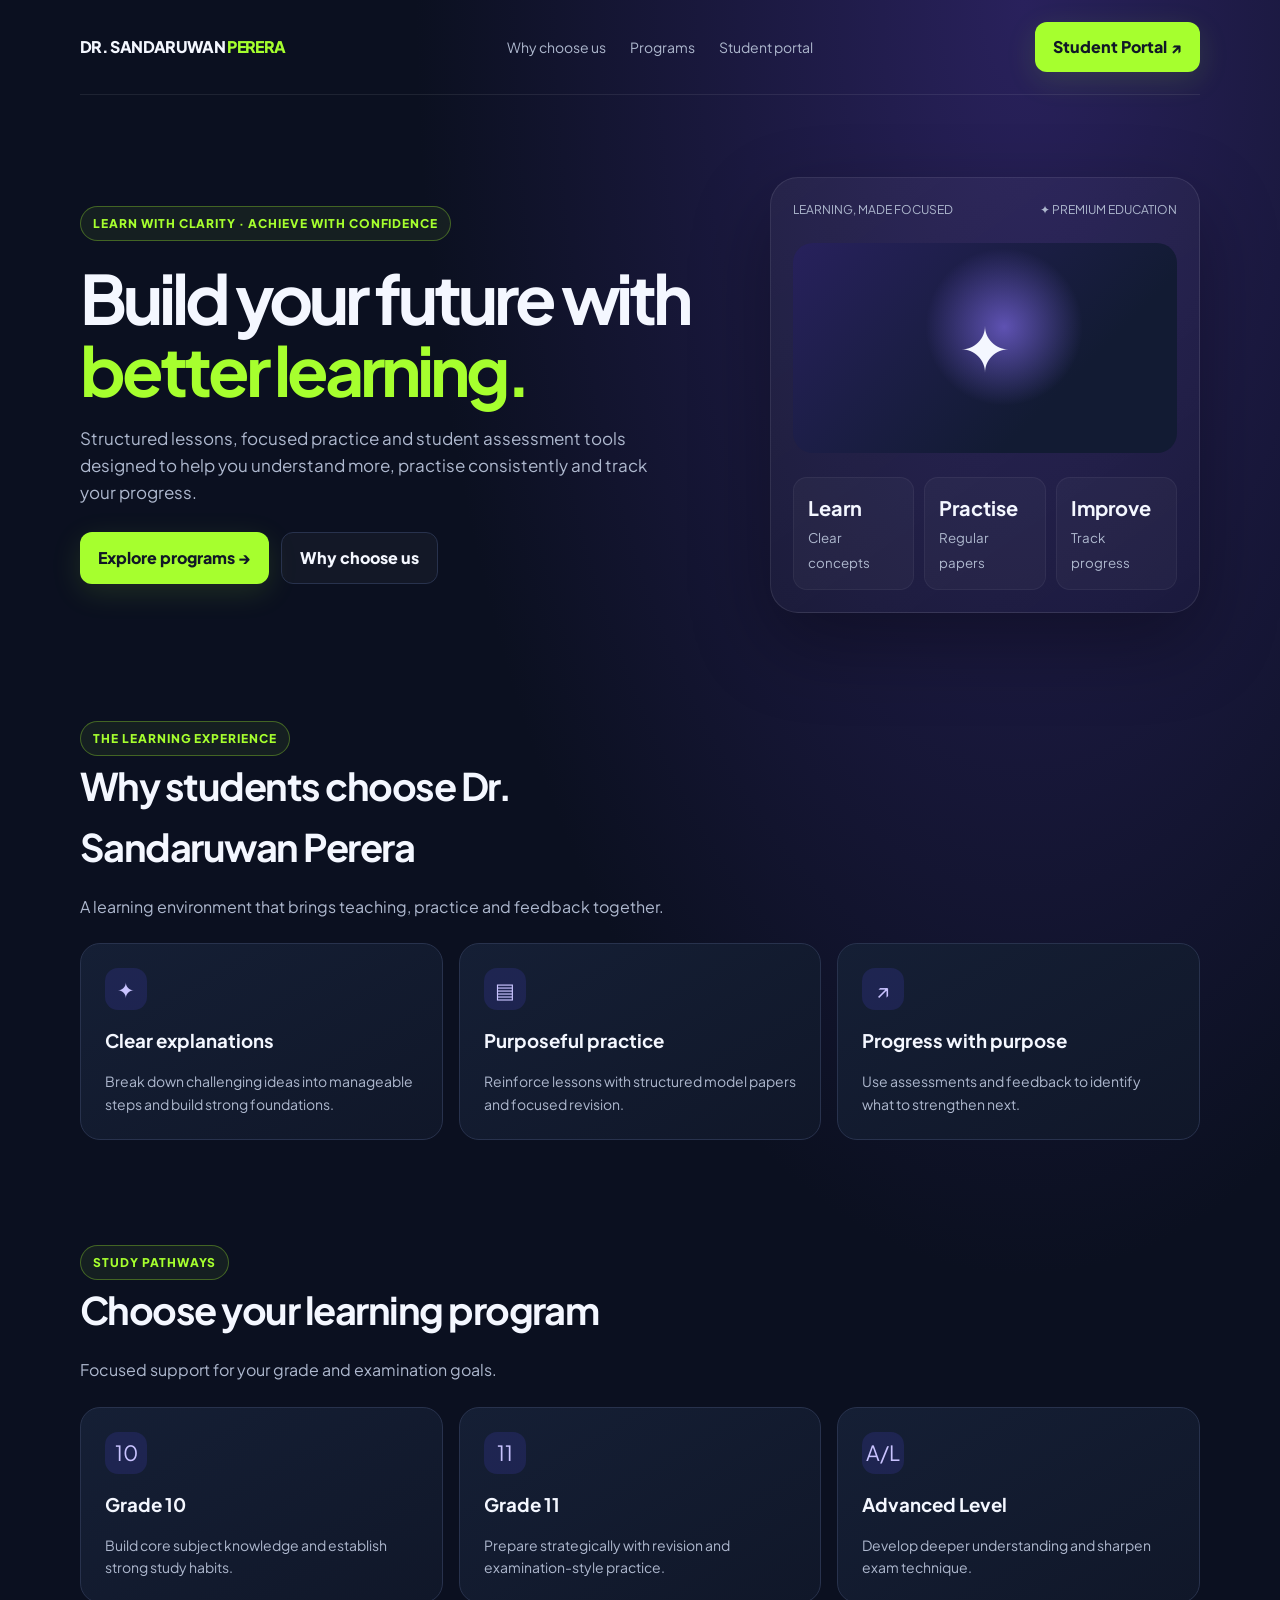
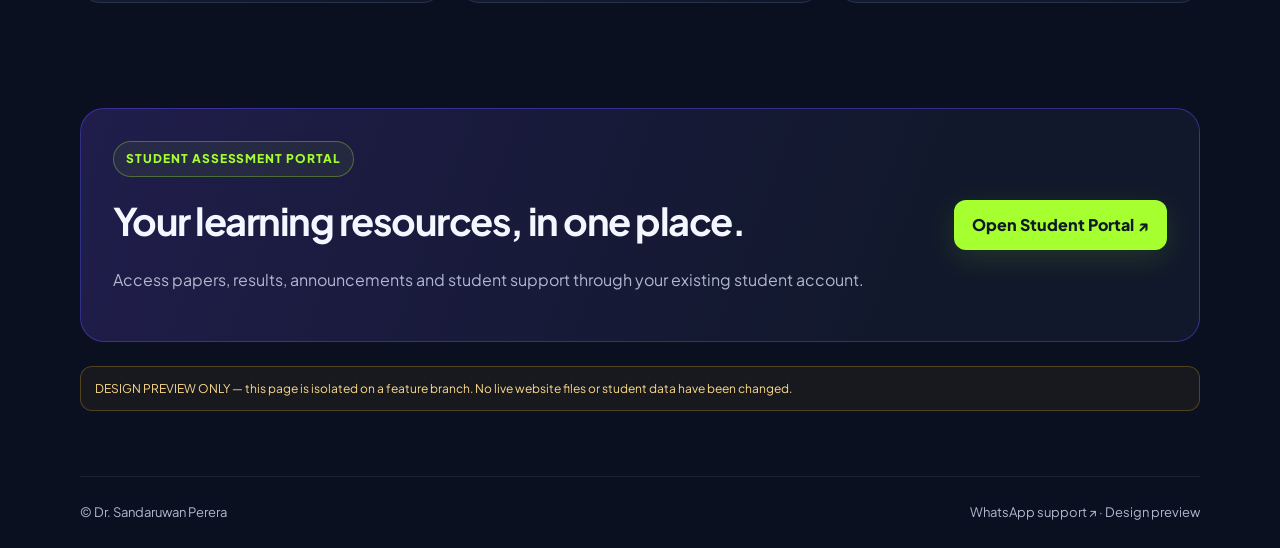
<file: design-preview/index.html>
<!doctype html>
<html lang="en">
<head>
<meta charset="utf-8"><meta name="viewport" content="width=device-width,initial-scale=1">
<title>Dr. Sandaruwan Perera — Website Redesign Preview</title>
<meta name="description" content="Design preview for Dr. Sandaruwan Perera's education website.">
<link rel="preconnect" href="https://fonts.googleapis.com"><link href="https://fonts.googleapis.com/css2?family=Plus+Jakarta+Sans:wght@400;500;600;700;800&display=swap" rel="stylesheet">
<style>
:root{color-scheme:dark;--bg:#0b1020;--panel:#11182b;--panel2:#151f35;--purple:#5b4bff;--violet:#7c3aed;--lime:#a6ff2e;--white:#f4f7ff;--muted:#aeb8ce;--line:#28324d}*{box-sizing:border-box}body{margin:0;background:radial-gradient(ellipse at 80% 0%,#29215c 0,transparent 42%),var(--bg);color:var(--white);font-family:'Plus Jakarta Sans',sans-serif;line-height:1.6}a{color:inherit;text-decoration:none}.wrap{width:min(1120px,calc(100% - 40px));margin:auto}.nav{display:flex;align-items:center;justify-content:space-between;padding:22px 0;border-bottom:1px solid #ffffff14}.brand{font-weight:800;letter-spacing:-.04em}.brand span{color:var(--lime)}.links{display:flex;gap:24px;color:var(--muted);font-size:14px}.btn{display:inline-flex;align-items:center;justify-content:center;border-radius:12px;padding:12px 18px;font-weight:800;background:var(--lime);color:#111827;box-shadow:0 8px 30px #a6ff2e20}.btn.alt{background:#ffffff08;color:var(--white);border:1px solid var(--line);box-shadow:none}.hero{padding:82px 0 68px;display:grid;grid-template-columns:1.2fr .8fr;gap:45px;align-items:center}.eyebrow{display:inline-flex;border:1px solid #a6ff2e50;background:#a6ff2e10;color:var(--lime);border-radius:100px;padding:7px 12px;font-size:12px;font-weight:800;letter-spacing:.08em;text-transform:uppercase}h1{font-size:clamp(38px,6vw,68px);line-height:1.06;letter-spacing:-.06em;margin:20px 0}h1 em{font-style:normal;color:var(--lime)}p{color:var(--muted)}.hero p{font-size:17px;max-width:590px}.actions{display:flex;gap:12px;flex-wrap:wrap;margin-top:26px}.visual{padding:22px;border:1px solid #ffffff18;border-radius:28px;background:linear-gradient(145deg,#ffffff0c,#ffffff03);box-shadow:0 30px 80px #0005}.visual-top{display:flex;justify-content:space-between;align-items:center;color:var(--muted);font-size:12px}.orb{height:210px;margin:24px 0;border-radius:20px;background:radial-gradient(circle at 55% 40%,#8d75ff99,transparent 32%),linear-gradient(135deg,#27215c,#121b33 70%);display:grid;place-items:center;font-size:62px}.statrow{display:grid;grid-template-columns:repeat(3,1fr);gap:10px}.stat{background:#ffffff08;border:1px solid #ffffff0d;border-radius:14px;padding:14px}.stat b{display:block;font-size:20px}.stat small{color:var(--muted)}section{padding:40px 0 65px}.section-head{max-width:650px;margin-bottom:24px}h2{font-size:clamp(26px,4vw,38px);letter-spacing:-.04em;margin:0 0 10px}.cards{display:grid;grid-template-columns:repeat(3,1fr);gap:16px}.card{padding:24px;border-radius:20px;border:1px solid var(--line);background:linear-gradient(150deg,#151f35,#101729);transition:transform .2s,border-color .2s}.card:hover{transform:translateY(-4px);border-color:#5b4bff}.icon{height:42px;width:42px;display:grid;place-items:center;border-radius:13px;background:#5b4bff25;color:#c9c3ff;font-size:21px}.card h3{margin:16px 0 4px}.card p{font-size:14px;margin-bottom:0}.portal{display:grid;grid-template-columns:1fr auto;align-items:center;gap:25px;padding:32px;border:1px solid #5b4bff70;border-radius:24px;background:linear-gradient(110deg,#201d4b,#11182b 75%)}footer{border-top:1px solid #ffffff14;padding:25px 0;color:var(--muted);font-size:13px}.notice{margin-top:24px;padding:12px 14px;border:1px solid #fbbf2440;border-radius:12px;background:#fbbf240d;color:#fcd98a;font-size:12px}@media(max-width:760px){.links{display:none}.hero{grid-template-columns:1fr;padding-top:55px}.visual{max-width:520px}.cards{grid-template-columns:1fr}.portal{grid-template-columns:1fr}.statrow{grid-template-columns:repeat(3,1fr)}}
</style></head>
<body><div class="wrap">
<nav class="nav"><a class="brand" href="#">DR. SANDARUWAN <span>PERERA</span></a><div class="links"><a href="#why">Why choose us</a><a href="#programs">Programs</a><a href="#portal">Student portal</a></div><a class="btn" href="#portal">Student Portal ↗</a></nav>
<main><div class="hero"><div><span class="eyebrow">Learn with clarity · Achieve with confidence</span><h1>Build your future with <em>better learning.</em></h1><p>Structured lessons, focused practice and student assessment tools designed to help you understand more, practise consistently and track your progress.</p><div class="actions"><a class="btn" href="#programs">Explore programs →</a><a class="btn alt" href="#why">Why choose us</a></div></div><div class="visual"><div class="visual-top"><span>LEARNING, MADE FOCUSED</span><span>✦ PREMIUM EDUCATION</span></div><div class="orb">✦</div><div class="statrow"><div class="stat"><b>Learn</b><small>Clear concepts</small></div><div class="stat"><b>Practise</b><small>Regular papers</small></div><div class="stat"><b>Improve</b><small>Track progress</small></div></div></div></div>
<section id="why"><div class="section-head"><span class="eyebrow">The learning experience</span><h2>Why students choose Dr. Sandaruwan Perera</h2><p>A learning environment that brings teaching, practice and feedback together.</p></div><div class="cards"><article class="card"><div class="icon">✦</div><h3>Clear explanations</h3><p>Break down challenging ideas into manageable steps and build strong foundations.</p></article><article class="card"><div class="icon">▤</div><h3>Purposeful practice</h3><p>Reinforce lessons with structured model papers and focused revision.</p></article><article class="card"><div class="icon">↗</div><h3>Progress with purpose</h3><p>Use assessments and feedback to identify what to strengthen next.</p></article></div></section>
<section id="programs"><div class="section-head"><span class="eyebrow">Study pathways</span><h2>Choose your learning program</h2><p>Focused support for your grade and examination goals.</p></div><div class="cards"><article class="card"><div class="icon">10</div><h3>Grade 10</h3><p>Build core subject knowledge and establish strong study habits.</p></article><article class="card"><div class="icon">11</div><h3>Grade 11</h3><p>Prepare strategically with revision and examination-style practice.</p></article><article class="card"><div class="icon">A/L</div><h3>Advanced Level</h3><p>Develop deeper understanding and sharpen exam technique.</p></article></div></section>
<section id="portal"><div class="portal"><div><span class="eyebrow">Student Assessment Portal</span><h2 style="margin-top:14px">Your learning resources, in one place.</h2><p>Access papers, results, announcements and student support through your existing student account.</p></div><a class="btn" href="https://drsandaruwanperera.lk/studentportal/">Open Student Portal ↗</a></div><div class="notice">DESIGN PREVIEW ONLY — this page is isolated on a feature branch. No live website files or student data have been changed.</div></section></main>
<footer><div style="display:flex;justify-content:space-between;gap:15px;flex-wrap:wrap"><span>© Dr. Sandaruwan Perera</span><span><a href="https://wa.me/94777771498">WhatsApp support ↗</a> · Design preview</span></div></footer></div></body></html>
</file>
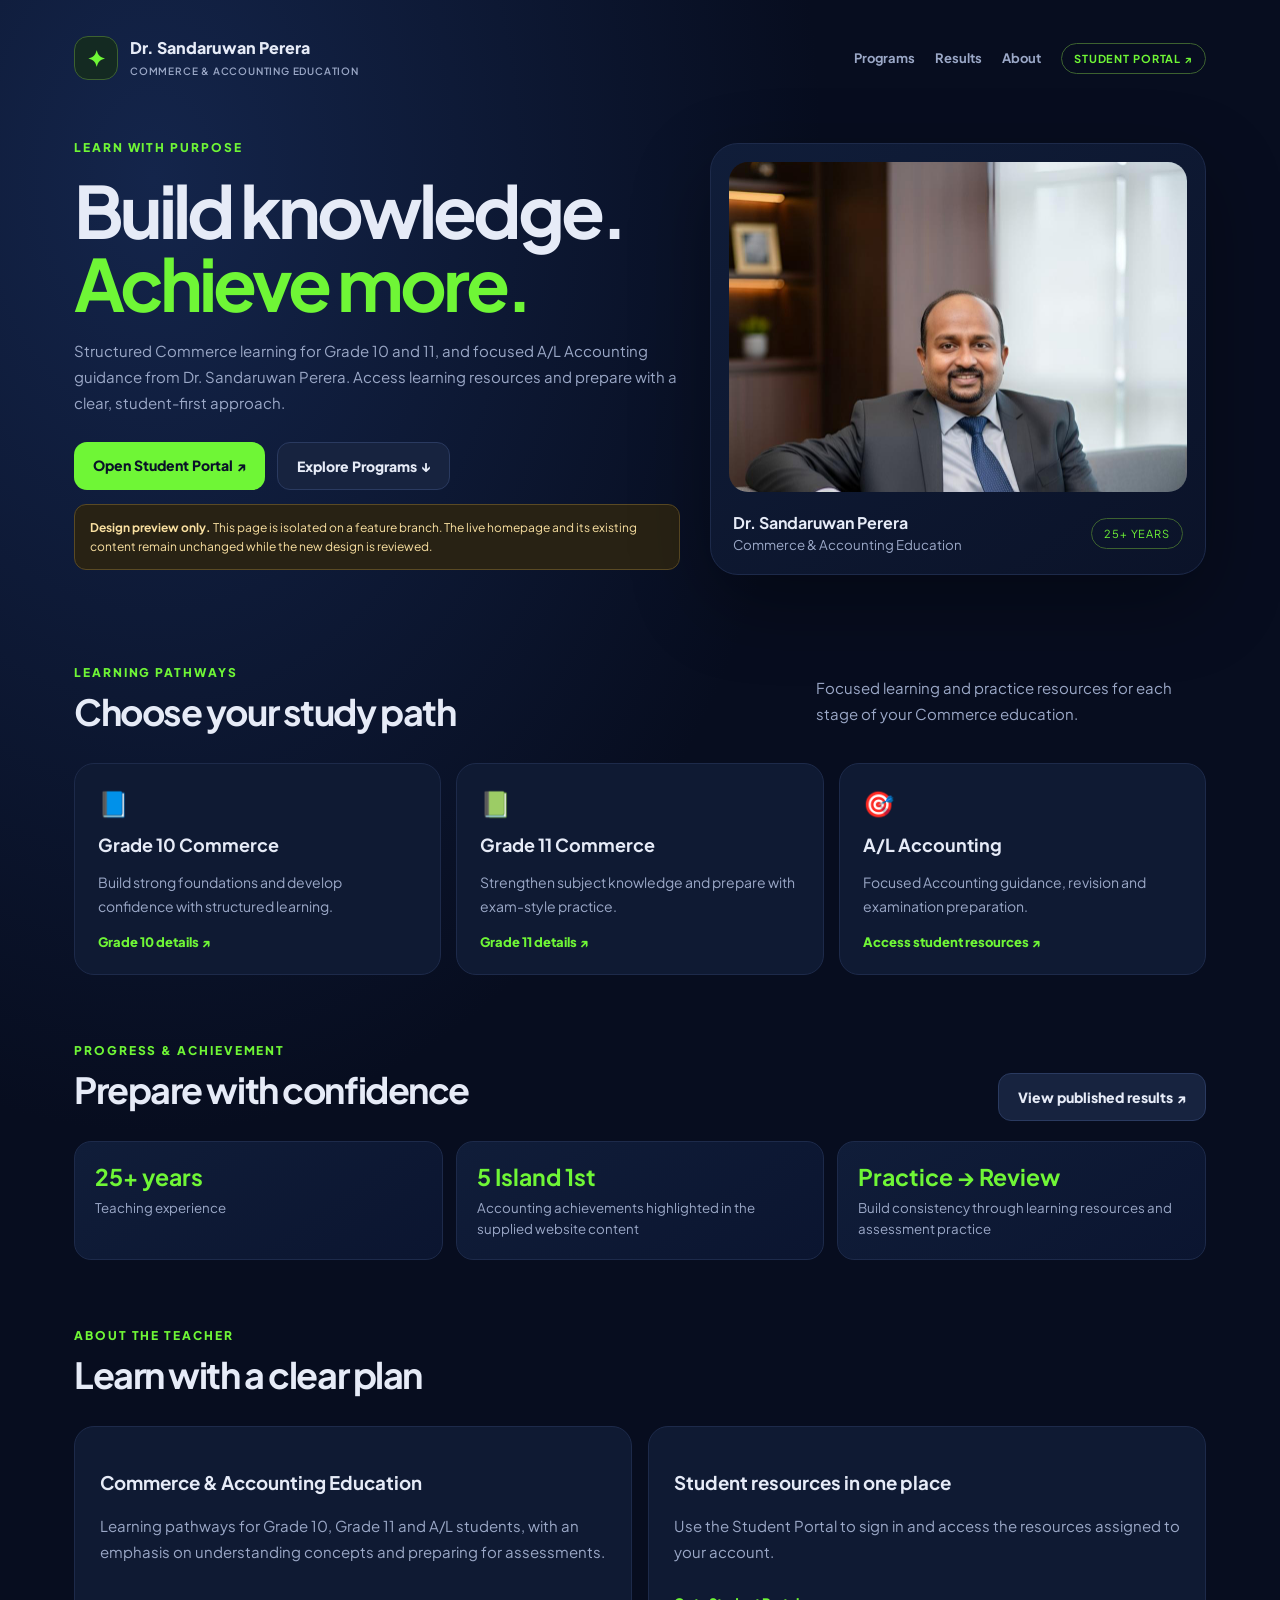
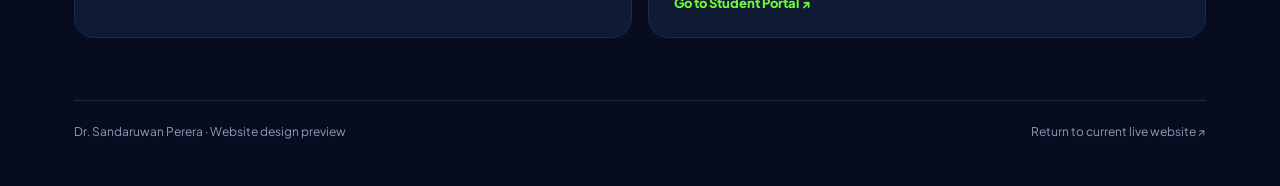
<file: zip-preview/index.html>
<!doctype html>
<html lang="en"><head><meta charset="utf-8"><meta name="viewport" content="width=device-width,initial-scale=1"><meta name="color-scheme" content="dark"><meta name="theme-color" content="#070d1f"><title>Dr. Sandaruwan Perera | Website Design Preview</title><meta name="description" content="Design preview for Dr. Sandaruwan Perera's Commerce and Accounting education website."><link rel="preconnect" href="https://fonts.googleapis.com"><link rel="preconnect" href="https://fonts.gstatic.com" crossorigin><link href="https://fonts.googleapis.com/css2?family=Plus+Jakarta+Sans:wght@400;500;600;700;800&display=swap" rel="stylesheet">
<style>
:root{--bg:#070d1f;--panel:#0f1a33;--line:#1d2a4a;--muted:#9ba8c7;--text:#e6ebf7;--a:#6ff636}*{box-sizing:border-box}html{scroll-behavior:smooth}body{margin:0;background:radial-gradient(ellipse at 12% 10%,#14254b,transparent 42%),var(--bg);font-family:'Plus Jakarta Sans',sans-serif;color:var(--text)}a{color:inherit;text-decoration:none}a:hover{opacity:.88}.wrap{max-width:1180px;margin:auto;padding:24px}.nav{display:flex;justify-content:space-between;align-items:center;gap:16px;padding:12px 0 24px;flex-wrap:wrap}.brand{display:flex;align-items:center;gap:12px;font-weight:800}.mark{width:44px;height:44px;border:1px solid #3d6230;background:#142a22;border-radius:14px;display:grid;place-items:center;color:var(--a);font-size:22px}.navlinks{display:flex;gap:20px;align-items:center;flex-wrap:wrap;color:var(--muted);font-size:13px;font-weight:700}.pill{font-size:11px;color:var(--a);border:1px solid #3d6230;border-radius:99px;padding:8px 12px;letter-spacing:.08em}.hero{display:grid;grid-template-columns:1.1fr .9fr;gap:30px;align-items:center;padding:36px 0 48px}.eyebrow{color:var(--a);font-size:12px;font-weight:800;letter-spacing:.16em}h1{font-size:clamp(42px,6.5vw,72px);letter-spacing:-.055em;line-height:1.02;margin:18px 0}h1 span{color:var(--a)}p{color:var(--muted);line-height:1.75;font-size:15px}.actions{display:flex;gap:12px;flex-wrap:wrap;margin-top:25px}.btn{display:inline-block;background:var(--a);color:#0a1228;padding:14px 19px;border-radius:13px;font-weight:800;font-size:14px}.btn.alt{background:#17233f;color:var(--text);border:1px solid #2a3a60}.portrait{border:1px solid var(--line);background:linear-gradient(145deg,#101d39,#0b1329);border-radius:28px;padding:18px;box-shadow:0 28px 80px #0005}.portrait img{width:100%;height:330px;object-fit:cover;object-position:center 25%;border-radius:19px;background:#14213c}.caption{display:flex;justify-content:space-between;align-items:center;gap:12px;padding:16px 4px 2px}.caption small{color:var(--muted)}.caption strong{display:block;font-size:16px}.section{padding:34px 0;scroll-margin-top:20px}.section-head{display:flex;justify-content:space-between;align-items:end;gap:20px;margin-bottom:20px;flex-wrap:wrap}h2{font-size:clamp(27px,4vw,36px);letter-spacing:-.04em;margin:9px 0}.cards{display:grid;grid-template-columns:repeat(3,minmax(0,1fr));gap:15px}.card{background:var(--panel);border:1px solid var(--line);border-radius:20px;padding:23px}.card .icon{font-size:25px;margin-bottom:14px}.card h3{margin:0 0 8px;font-size:18px}.card p{font-size:14px;margin-bottom:0}.card-link{display:inline-block;margin-top:15px;color:var(--a);font-size:13px;font-weight:800}.stats{display:grid;grid-template-columns:repeat(3,minmax(0,1fr));gap:13px}.stat{background:linear-gradient(145deg,#101d39,#0b1530);border:1px solid var(--line);border-radius:17px;padding:20px}.stat b{display:block;font-size:23px;color:var(--a);margin-bottom:5px}.stat small{color:var(--muted);line-height:1.5}.about{display:grid;grid-template-columns:1fr 1fr;gap:16px}.aboutbox{background:var(--panel);border:1px solid var(--line);border-radius:20px;padding:25px}.notice{border:1px solid #5a4a24;background:#282214;color:#f8dfa0;padding:13px 15px;border-radius:12px;font-size:12px;line-height:1.6;margin:14px 0 8px}.foot{border-top:1px solid var(--line);padding:23px 0;color:#8e9bba;font-size:12px;display:flex;justify-content:space-between;gap:12px;flex-wrap:wrap;margin-top:28px}@media(max-width:760px){.wrap{padding:16px}.hero{grid-template-columns:1fr;padding:20px 0 30px}.portrait img{height:280px}.cards{grid-template-columns:1fr}.stats{grid-template-columns:1fr}.about{grid-template-columns:1fr}.navlinks{gap:12px}h1{font-size:45px}}
</style></head><body><main class="wrap">
<header class="nav"><a class="brand" href="#home"><span class="mark" aria-hidden="true">✦</span><span>Dr. Sandaruwan Perera<br><small style="font-size:10px;color:var(--muted);font-weight:600;letter-spacing:.08em">COMMERCE & ACCOUNTING EDUCATION</small></span></a><nav class="navlinks"><a href="#programs">Programs</a><a href="#results">Results</a><a href="#about">About</a><a class="pill" href="https://drsandaruwanperera.lk/studentportal/">STUDENT PORTAL ↗</a></nav></header>
<section class="hero" id="home"><div><div class="eyebrow">LEARN WITH PURPOSE</div><h1>Build knowledge.<br><span>Achieve more.</span></h1><p>Structured Commerce learning for Grade 10 and 11, and focused A/L Accounting guidance from Dr. Sandaruwan Perera. Access learning resources and prepare with a clear, student-first approach.</p><div class="actions"><a class="btn" href="https://drsandaruwanperera.lk/studentportal/">Open Student Portal ↗</a><a class="btn alt" href="#programs">Explore Programs ↓</a></div><div class="notice"><strong>Design preview only.</strong> This page is isolated on a feature branch. The live homepage and its existing content remain unchanged while the new design is reviewed.</div></div><div class="portrait"><img src="../assets/sir-photo.png" alt="Dr. Sandaruwan Perera" loading="lazy"><div class="caption"><div><strong>Dr. Sandaruwan Perera</strong><small>Commerce & Accounting Education</small></div><span class="pill">25+ YEARS</span></div></div></section>
<section class="section" id="programs"><div class="section-head"><div><div class="eyebrow">LEARNING PATHWAYS</div><h2>Choose your study path</h2></div><p style="max-width:390px">Focused learning and practice resources for each stage of your Commerce education.</p></div><div class="cards"><article class="card"><div class="icon">📘</div><h3>Grade 10 Commerce</h3><p>Build strong foundations and develop confidence with structured learning.</p><a class="card-link" href="https://wa.me/94777771498?text=Hello%20Dr.%20Sandaruwan%2C%20I%20would%20like%20Grade%2010%20Commerce%20details.">Grade 10 details ↗</a></article><article class="card"><div class="icon">📗</div><h3>Grade 11 Commerce</h3><p>Strengthen subject knowledge and prepare with exam-style practice.</p><a class="card-link" href="https://wa.me/94777771498?text=Hello%20Dr.%20Sandaruwan%2C%20I%20would%20like%20Grade%2011%20Commerce%20details.">Grade 11 details ↗</a></article><article class="card"><div class="icon">🎯</div><h3>A/L Accounting</h3><p>Focused Accounting guidance, revision and examination preparation.</p><a class="card-link" href="https://drsandaruwanperera.lk/studentportal/">Access student resources ↗</a></article></div></section>
<section class="section" id="results"><div class="section-head"><div><div class="eyebrow">PROGRESS & ACHIEVEMENT</div><h2>Prepare with confidence</h2></div><a class="btn alt" href="https://drsandaruwanperera.lk/results-2025.html?v=20260924">View published results ↗</a></div><div class="stats"><div class="stat"><b>25+ years</b><small>Teaching experience</small></div><div class="stat"><b>5 Island 1st</b><small>Accounting achievements highlighted in the supplied website content</small></div><div class="stat"><b>Practice → Review</b><small>Build consistency through learning resources and assessment practice</small></div></div></section>
<section class="section" id="about"><div class="section-head"><div><div class="eyebrow">ABOUT THE TEACHER</div><h2>Learn with a clear plan</h2></div></div><div class="about"><article class="aboutbox"><h3>Commerce & Accounting Education</h3><p>Learning pathways for Grade 10, Grade 11 and A/L students, with an emphasis on understanding concepts and preparing for assessments.</p></article><article class="aboutbox"><h3>Student resources in one place</h3><p>Use the Student Portal to sign in and access the resources assigned to your account.</p><a class="card-link" href="https://drsandaruwanperera.lk/studentportal/">Go to Student Portal ↗</a></article></div></section>
<footer class="foot"><span>Dr. Sandaruwan Perera · Website design preview</span><a href="https://drsandaruwanperera.lk/">Return to current live website ↗</a></footer></main></body></html>
</file>
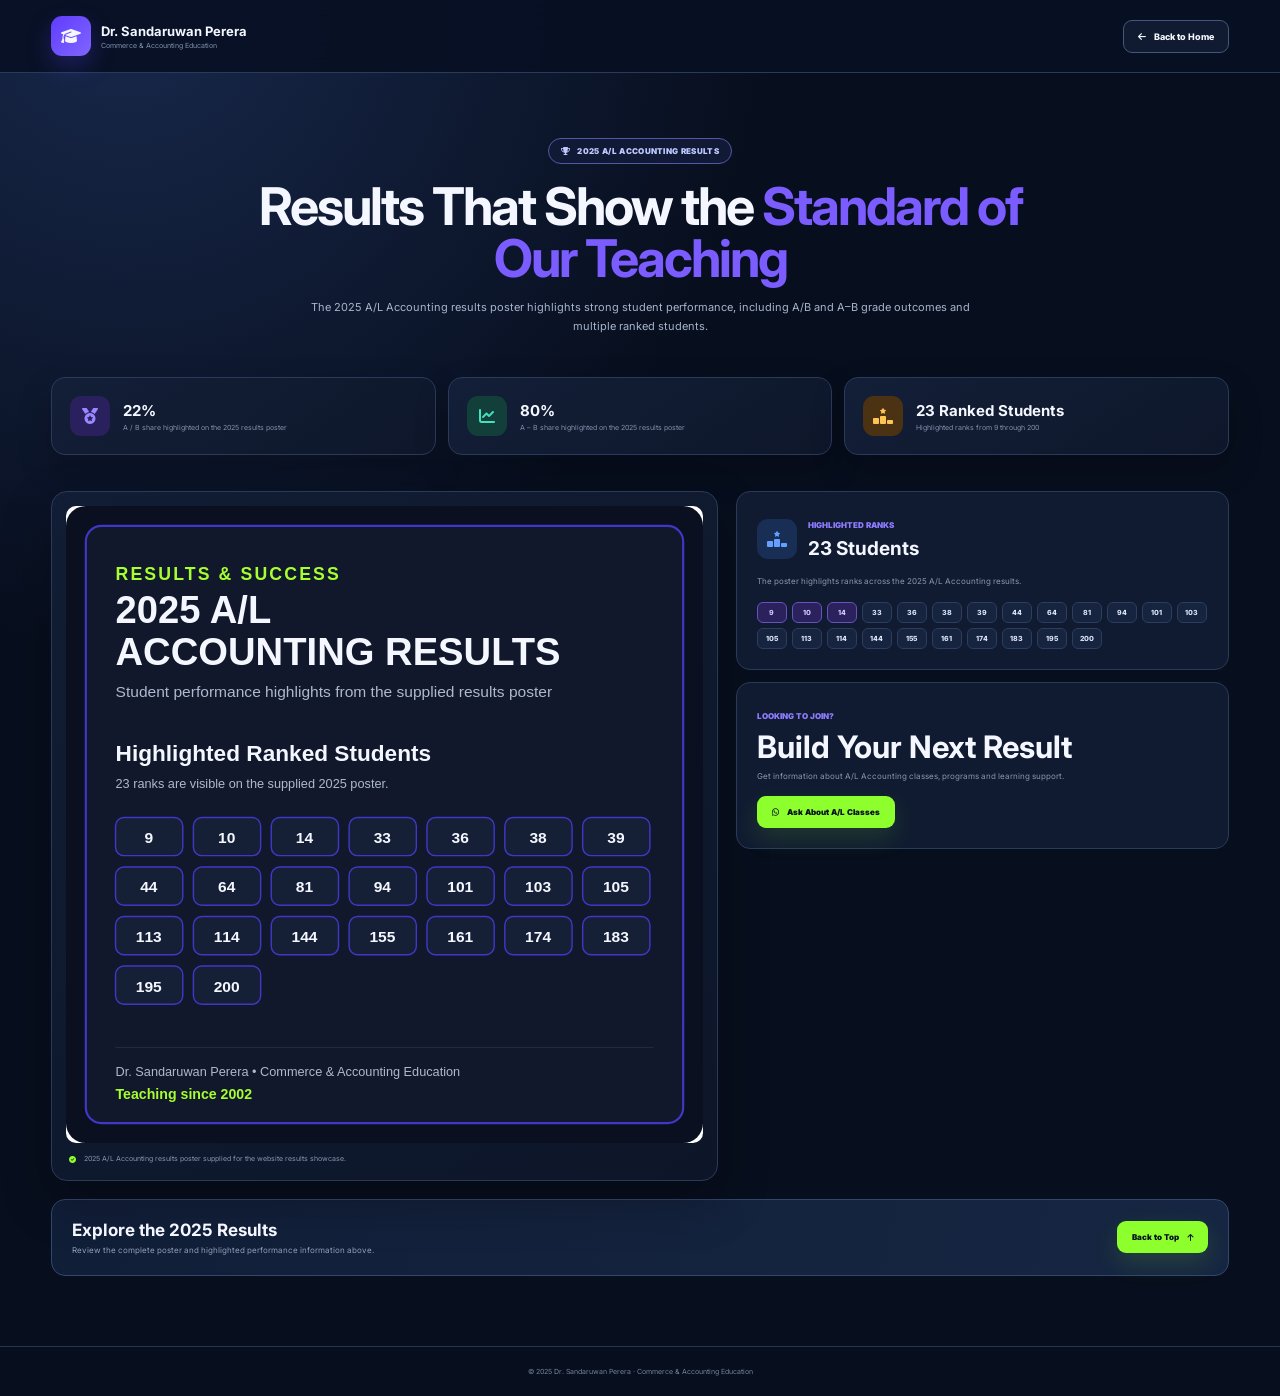
<file: results-2025.html>
<!doctype html>
<html lang="en">
<head>
<meta charset="utf-8">
<meta name="viewport" content="width=device-width,initial-scale=1">
<meta http-equiv="Cache-Control" content="no-cache, no-store, must-revalidate">
<meta http-equiv="Pragma" content="no-cache">
<meta http-equiv="Expires" content="0">
<meta name="description" content="2025 A/L Accounting Results - Dr. Sandaruwan Perera">
<title>2025 A/L Accounting Results | Dr. Sandaruwan Perera</title>
<link rel="icon" type="image/svg+xml" href="assets/favicon.svg">
<link rel="preconnect" href="https://fonts.googleapis.com">
<link rel="preconnect" href="https://fonts.gstatic.com" crossorigin>
<link href="https://fonts.googleapis.com/css2?family=Inter:wght@400;500;600;700;800;900&display=swap" rel="stylesheet">
<link rel="stylesheet" href="https://cdnjs.cloudflare.com/ajax/libs/font-awesome/6.5.2/css/all.min.css">
<style>
:root{--bg:#070e1d;--panel:#101a30;--panel2:#121f38;--line:#2a3a5a;--text:#f4f7ff;--muted:#a7b4cc;--purple:#7a5cff;--green:#8cff2d;--teal:#16c6a0;--orange:#ffb329}
*{box-sizing:border-box}html{scroll-behavior:smooth}body{margin:0;background:radial-gradient(circle at 10% 0,#18284b 0,#070e1d 36%);color:var(--text);font-family:Inter,Arial,sans-serif}a{text-decoration:none;color:inherit}.wrap{width:min(92%,1180px);margin:auto}
.top{position:sticky;top:0;z-index:50;background:#081124eF;border-bottom:1px solid #2a3a5a;backdrop-filter:blur(14px)}.nav{height:72px;display:flex;align-items:center;justify-content:space-between}.brand{display:flex;align-items:center;gap:10px}.brand-icon{width:40px;height:40px;border-radius:11px;background:linear-gradient(135deg,#603cff,#8066ff);display:grid;place-items:center;box-shadow:0 10px 25px #5e43ff44}.brand b{display:block;font-size:13px}.brand span{display:block;color:#8291ad;font-size:7px;margin-top:2px}.back{display:inline-flex;align-items:center;gap:8px;padding:10px 14px;border:1px solid #44567a;border-radius:9px;font-size:9px;font-weight:800;background:#101b31}.back:hover{border-color:#7a5cff;color:#fff}
.hero{padding:65px 0 42px;text-align:center}.eyebrow{display:inline-flex;align-items:center;gap:7px;padding:7px 12px;border:1px solid #5556a9;background:#101a35;border-radius:99px;color:#bfc8ff;font-size:8px;font-weight:900;letter-spacing:.04em}.hero h1{font-size:52px;line-height:1;letter-spacing:-2px;margin:17px auto 13px;max-width:850px}.hero h1 span{color:var(--purple)}.hero p{max-width:680px;margin:auto;color:var(--muted);font-size:11px;line-height:1.7}
.stats{padding:0 0 28px}.stats-grid{display:grid;grid-template-columns:repeat(3,1fr);gap:12px}.stat{background:linear-gradient(145deg,#131f38,#0e172a);border:1px solid var(--line);border-radius:14px;padding:18px;display:flex;align-items:center;gap:13px;box-shadow:0 14px 35px #0003}.stat i{width:40px;height:40px;border-radius:11px;display:grid;place-items:center;background:#29205d;color:#9b87ff}.stat:nth-child(2) i{background:#123f39;color:#43e0bd}.stat:nth-child(3) i{background:#4a3213;color:#ffc452}.stat b{font-size:15px;display:block}.stat span{font-size:7px;color:#8290aa;display:block;margin-top:3px}
.main{padding:8px 0 70px}.layout{display:grid;grid-template-columns:1.15fr .85fr;gap:18px;align-items:start}.card{background:linear-gradient(145deg,#111d34,#0d1629);border:1px solid var(--line);border-radius:16px;box-shadow:0 20px 50px #0004}.poster{padding:14px}.poster img{display:block;width:100%;height:auto;border-radius:10px;background:#fff}.caption{display:flex;align-items:center;gap:8px;color:#8795b0;font-size:7px;line-height:1.4;padding:11px 3px 2px}.caption i{color:var(--green)}
.proof{display:grid;gap:12px}.proof-card{padding:20px;border-radius:14px;background:#101b31;border:1px solid var(--line)}.proof-card .label{color:#8e7cff;font-size:8px;font-weight:900}.proof-card strong{font-size:31px;display:block;margin:5px 0}.proof-card p{font-size:8px;line-height:1.55;color:#8997b1;margin:0}.rank-head{display:flex;align-items:center;gap:11px}.rank-head .icon{width:40px;height:40px;border-radius:11px;background:#182e55;color:#63a0ff;display:grid;place-items:center}.rank-head strong{font-size:19px}.rank-list{display:flex;flex-wrap:wrap;gap:5px;margin-top:14px}.rank-list span{min-width:30px;text-align:center;padding:5px 5px;border-radius:6px;background:#172440;border:1px solid #2c3d5d;color:#dce5f7;font-size:7px;font-weight:800}.rank-list span:first-child,.rank-list span:nth-child(2),.rank-list span:nth-child(3){background:#2a215d;border-color:#6554b9;color:#cfc8ff}
.cta{display:flex;align-items:center;justify-content:space-between;gap:20px;margin-top:18px;padding:20px;border:1px solid #33476c;border-radius:14px;background:linear-gradient(100deg,#111e38,#162642)}.cta h2{font-size:17px;margin:0 0 5px}.cta p{font-size:8px;color:#91a0ba;margin:0}.btn{display:inline-flex;align-items:center;gap:8px;padding:11px 15px;border-radius:9px;background:var(--green);color:#07121b;font-size:8px;font-weight:900;white-space:nowrap;box-shadow:0 10px 25px #8cff2d22}.btn:hover{transform:translateY(-1px)}
.footer{border-top:1px solid #263650;padding:20px 0;color:#73829d;font-size:7px;text-align:center}
@media(max-width:850px){.layout{grid-template-columns:1fr}.hero h1{font-size:43px}.stats-grid{grid-template-columns:1fr 1fr}}
@media(max-width:560px){.nav{height:62px}.brand b{font-size:11px}.back{padding:8px 10px}.hero{padding:42px 0 28px}.hero h1{font-size:35px}.stats-grid{grid-template-columns:1fr}.cta{flex-direction:column;align-items:flex-start}}
</style>
    <link rel="stylesheet" href="https://drsandaruwanperera.lk/studentportal/christmas-theme.css?v=20261120-winter-blue">
    <script type="module" src="https://drsandaruwanperera.lk/studentportal/christmas-theme.js?v=20261120-winter-blue"></script>
</head>
<body>
<header class="top"><div class="wrap nav"><a class="brand" href="index.html"><div class="brand-icon"><i class="fa-solid fa-graduation-cap"></i></div><div><b>Dr. Sandaruwan Perera</b><span>Commerce & Accounting Education</span></div></a><a class="back" href="index.html"><i class="fa-solid fa-arrow-left"></i> Back to Home</a></div></header>
<main>
<section class="hero"><div class="wrap"><span class="eyebrow"><i class="fa-solid fa-trophy"></i> 2025 A/L ACCOUNTING RESULTS</span><h1>Results That Show the <span>Standard of Our Teaching</span></h1><p>The 2025 A/L Accounting results poster highlights strong student performance, including A/B and A–B grade outcomes and multiple ranked students.</p></div></section>
<section class="stats"><div class="wrap stats-grid"><div class="stat"><i class="fa-solid fa-medal"></i><div><b>22%</b><span>A / B share highlighted on the 2025 results poster</span></div></div><div class="stat"><i class="fa-solid fa-chart-line"></i><div><b>80%</b><span>A – B share highlighted on the 2025 results poster</span></div></div><div class="stat"><i class="fa-solid fa-ranking-star"></i><div><b>23 Ranked Students</b><span>Highlighted ranks from 9 through 200</span></div></div></div></section>
<section class="main"><div class="wrap"><div class="layout"><div class="card poster"><img src="assets/2025-al-results.svg" alt="2025 A/L Accounting student results poster"><div class="caption"><i class="fa-solid fa-circle-check"></i><span>2025 A/L Accounting results poster supplied for the website results showcase.</span></div></div><aside class="proof"><div class="proof-card"><div class="rank-head"><div class="icon"><i class="fa-solid fa-ranking-star"></i></div><div><span class="label">HIGHLIGHTED RANKS</span><strong>23 Students</strong></div></div><p style="margin-top:10px">The poster highlights ranks across the 2025 A/L Accounting results.</p><div class="rank-list"><span>9</span><span>10</span><span>14</span><span>33</span><span>36</span><span>38</span><span>39</span><span>44</span><span>64</span><span>81</span><span>94</span><span>101</span><span>103</span><span>105</span><span>113</span><span>114</span><span>144</span><span>155</span><span>161</span><span>174</span><span>183</span><span>195</span><span>200</span></div></div><div class="proof-card"><span class="label">LOOKING TO JOIN?</span><strong>Build Your Next Result</strong><p>Get information about A/L Accounting classes, programs and learning support.</p><a class="btn" style="margin-top:14px" href="https://wa.me/94777771498?text=Hello%20Dr.%20Sandaruwan%2C%20I%20would%20like%20to%20get%20details%20about%20A%2FL%20Accounting%20classes." target="_blank" rel="noopener"><i class="fa-brands fa-whatsapp"></i> Ask About A/L Classes</a></div></aside></div><div class="cta"><div><h2>Explore the 2025 Results</h2><p>Review the complete poster and highlighted performance information above.</p></div><a class="btn" href="#top" onclick="window.scrollTo({top:0,behavior:'smooth'});return false;">Back to Top <i class="fa-solid fa-arrow-up"></i></a></div></div></section>
</main>
<footer class="footer">© 2025 Dr. Sandaruwan Perera · Commerce & Accounting Education</footer>
</body>
</html>
</file>
